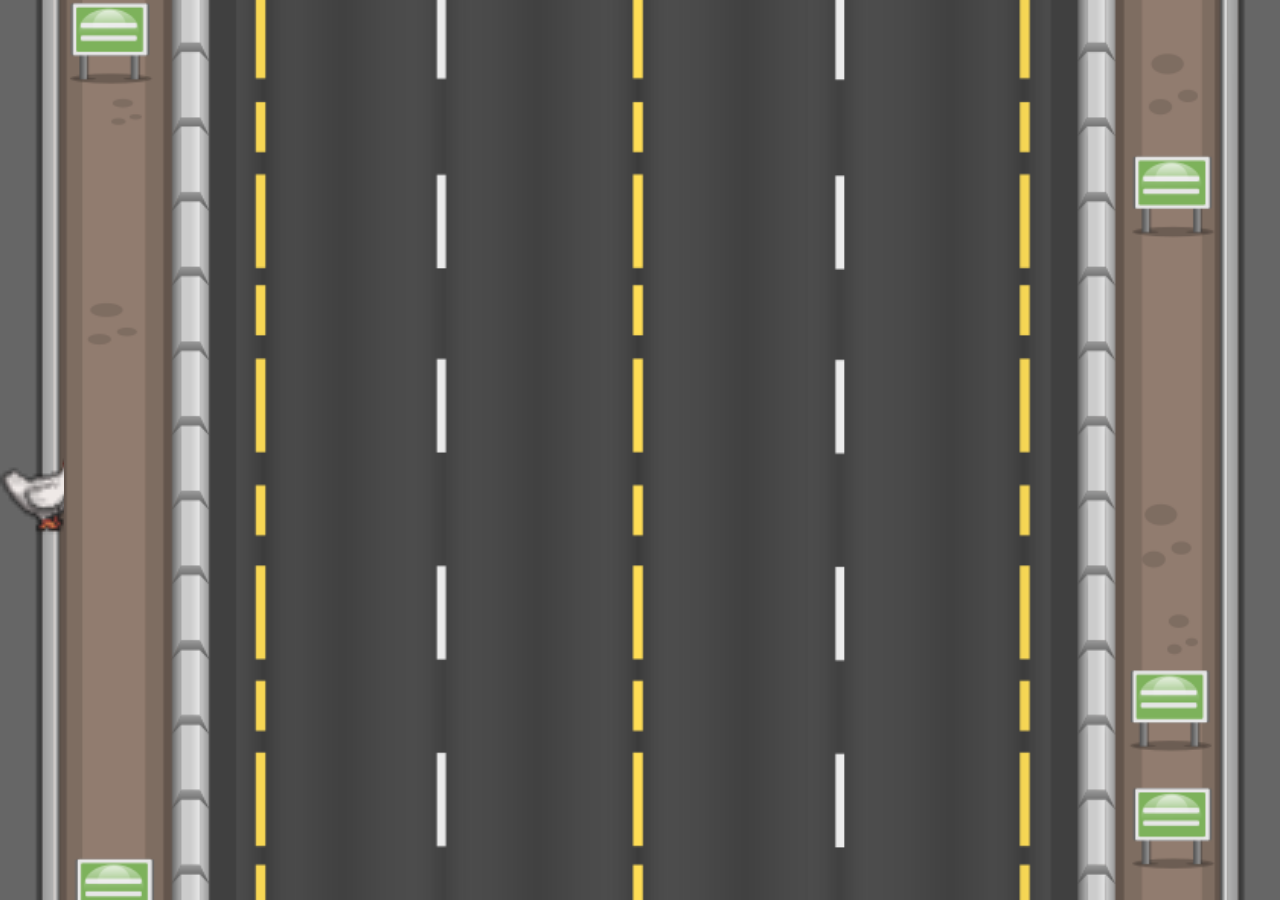
<file: Index.html>
<!DOCTYPE html>
<html lang="en">
<head>
    <meta charset="UTF-8">
    <meta name="viewport" content="width=device-width, initial-scale=1.0">
    <title>Document</title>

    <link rel="stylesheet" href="./css/main.css">
</head>
<body>
    <div id="board"></div>


    <script src="./js/main.js"></script>
</body>
</html>
</file>
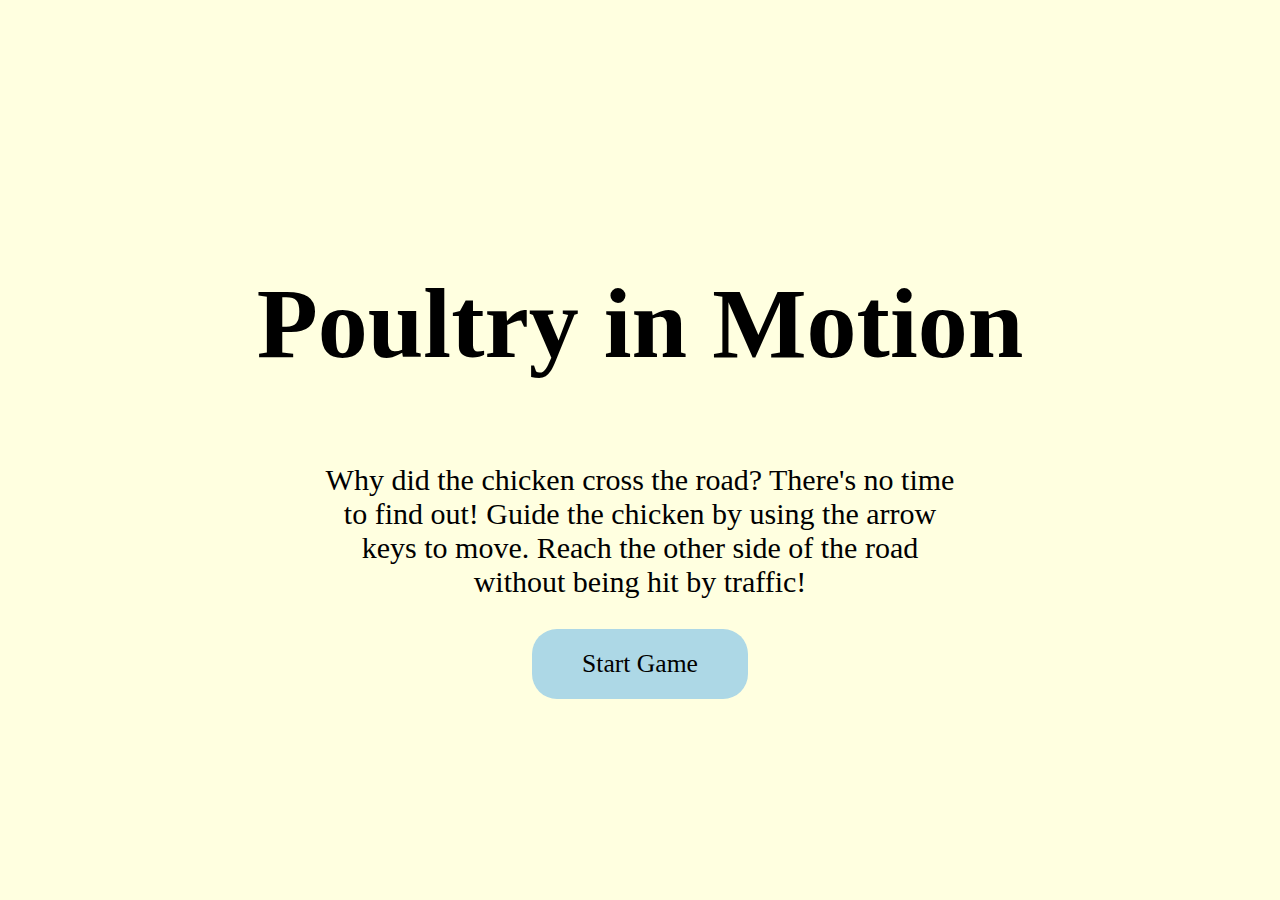
<file: index.html>
<!DOCTYPE html>
<html lang="en">
<head>
    <meta charset="UTF-8">
    <meta name="viewport" content="width=device-width, initial-scale=1.0">
    <title>Poultry in Motion</title>

    <link rel="stylesheet" href="./css/startingScreen.css">
</head>
<body>
    <h1>Poultry in Motion</h1>
    <p class="tutorial">Why did the chicken cross the road? There's no time to find out! Guide the chicken by using the arrow keys to move. Reach the other side of the road without being hit by traffic!</p>
    <a href="./game.html" class="primary-btn">Start Game</a>
    <audio src="./Sound/nature-starting-screen-audio.mp3" id="intro-music"></audio>
    <script src="./js/startingScreen.js"></script>
</body>
</html>
</file>
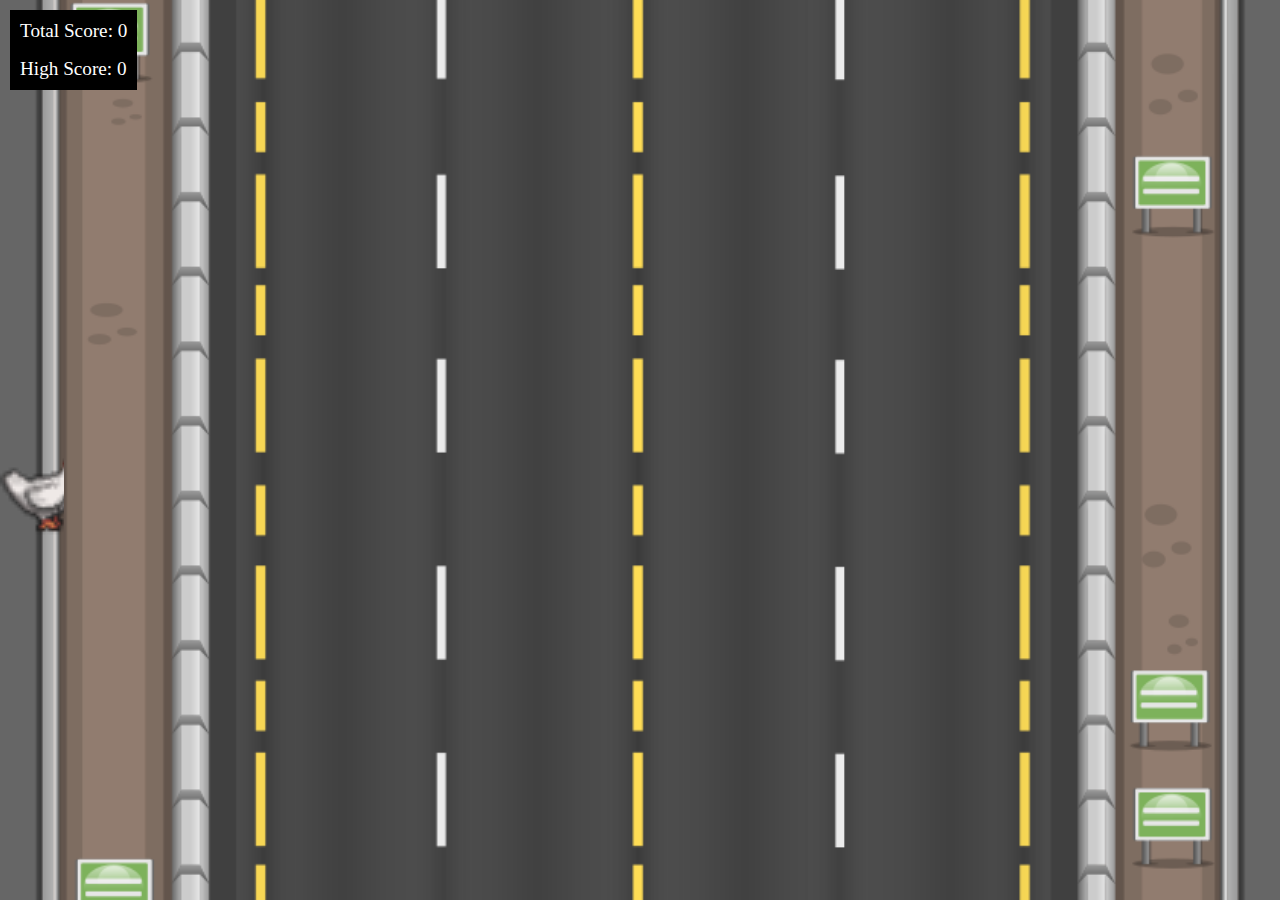
<file: game.html>
<!DOCTYPE html>
<html lang="en">
<head>
    <meta charset="UTF-8">
    <meta name="viewport" content="width=device-width, initial-scale=1.0">
    <title>Document</title>

    <link rel="stylesheet" href="./css/main.css">
</head>
<body>
    <div id="board"></div>
    <div id="scoreBoard">Total Score: 0</div>
    <div id="highScoreBoard">High Score: 0</div>

    <audio src="./Sound/car-accident-with-squeal-and-crash-6054.mp3" id="car-crash"></audio>
<audio src="./Sound/nature-starting-screen-audio.mp3"></audio>
<audio src="./Sound/chickenClucking.mp3" id="finish-sound"></audio>
    <script src="./js/main.js"></script>
</body>
</html>
</file>
<file: css/main.css>
body {
    margin: 0;
    padding: 0;
    background: black;
}

#board {
    height: 100vh;
    width: 100vw;
    position: relative;
    overflow: hidden;
    background-image: url("../Images/Street\ background.png");
    background-size: cover;
}

#player {
    position: absolute;
    background-image: url("../Images/chicken.PNG");
    background-size: cover;
}


#block, #block3 {
    position: absolute;
    background-image: url("../Images/car01iso_0001.png");
    background-size: contain;
}

#block2, #block4 {
    position: absolute;
    background-image: url("../Images/pickuptruck01iso_0005.png");
    background-size: contain;
}

#finish {
    position: absolute;
}

#lane{
    outline: 1vw dashed grey;
    position: absolute;
}

#scoreBoard{
    background-color: black;
    position: absolute;
    top: 10px;
    left: 10px;
    color: white;
    padding: 10px;
    font-size: 1.5vw;
}

#highScoreBoard{
    background-color: black;
    position: absolute;
    top: 48px;
    left: 10px;
    color: white;
    padding: 10px;
    font-size: 1.5vw;
}
</file>
<file: css/startingScreen.css>
body {
    margin: 0;
    padding: 0;
    height: 900px;
    display: flex;
    flex-direction: column;
    justify-content: center;
    align-items: center;
    background: lightyellow;
    text-align: center;
}

h1 {
    margin-top: 5%;
    font-size: 100px;
}

.tutorial {
    font-size: 30px;
    margin: 0 auto;
    width: 50%;
    margin-top: 15px;
}

a.primary-btn {
    padding: 20px 50px; 
    font-size: 2vw;
    background-color: lightblue;
    border: none;
    border-radius: 25px;
    text-decoration: none;
    color: black;
    display: inline-block;
    margin-top: 30px; 
    text-align: center;
}
</file>
